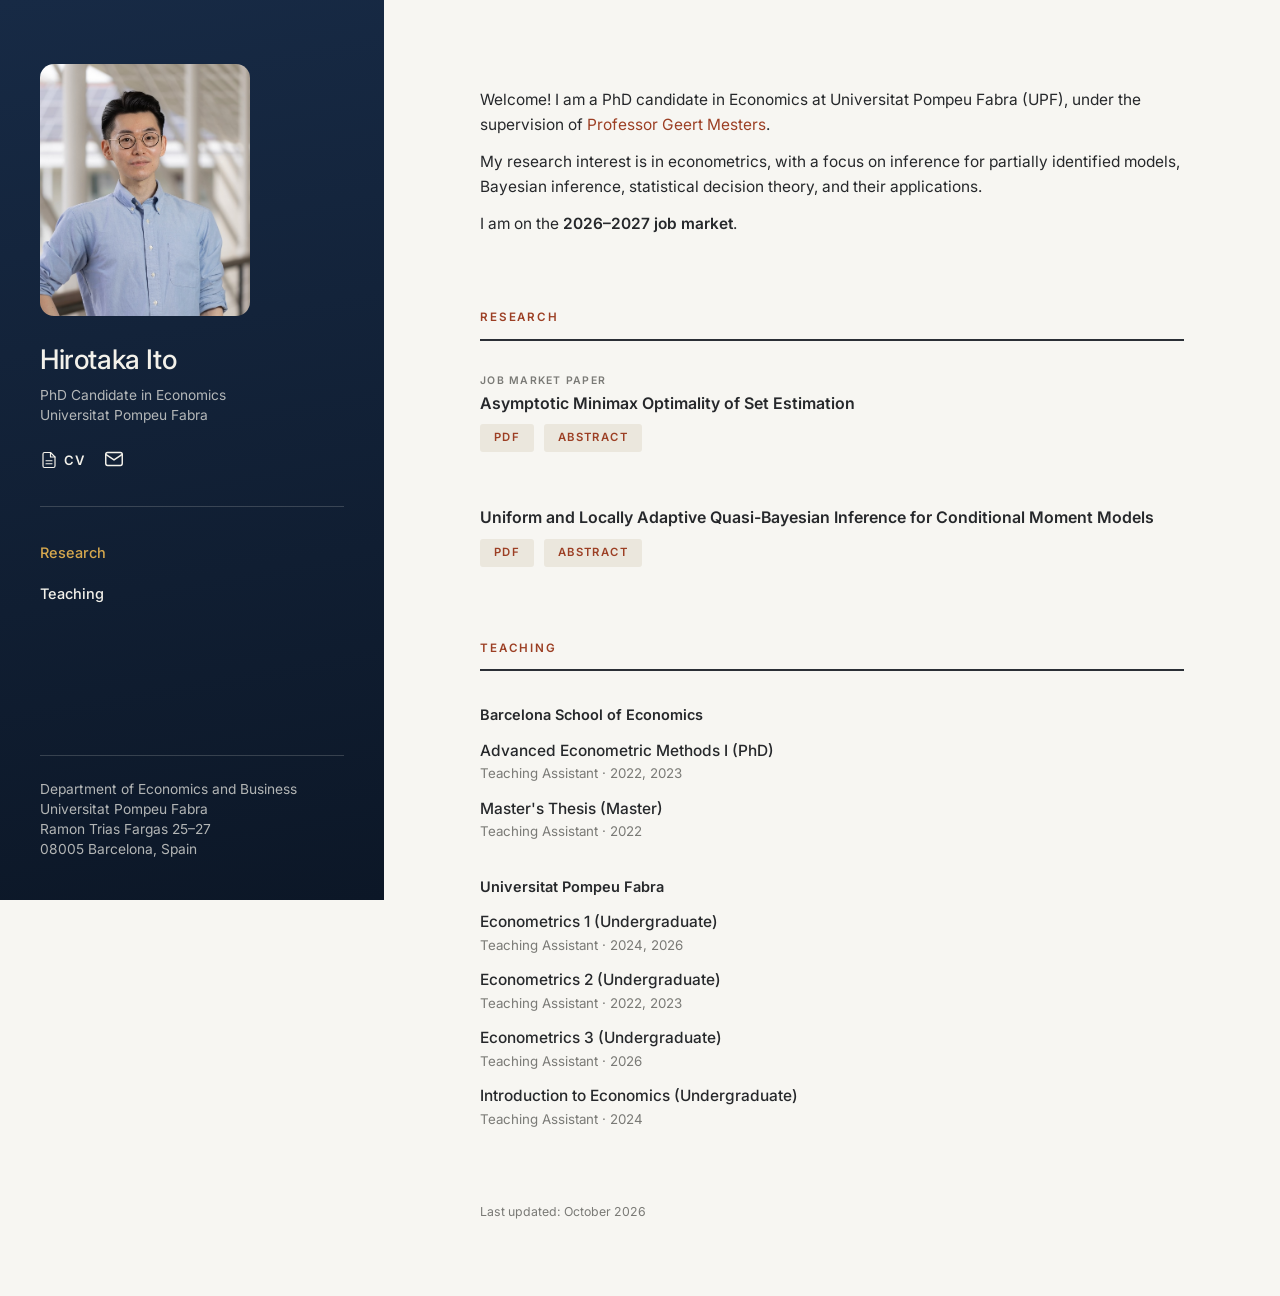
<file: index.html>
<!DOCTYPE html>
<html lang="en">
<head>
  <meta charset="UTF-8">
  <meta name="viewport" content="width=device-width, initial-scale=1">
  <title>Hirotaka Ito · Economics</title>
  <meta name="description" content="Hirotaka Ito, Economics PhD candidate at Universitat Pompeu Fabra. Job market paper, research, and teaching.">

  <!-- Inter font (falls back to system fonts if unavailable) -->
  <link rel="preconnect" href="https://fonts.googleapis.com">
  <link rel="preconnect" href="https://fonts.gstatic.com" crossorigin>
  <link href="https://fonts.googleapis.com/css2?family=Inter:wght@400;500;600&display=swap" rel="stylesheet">

  <!-- Change ?v=14 to ?v=15 etc. whenever you update style.css, so browsers load the new version -->
  <link rel="stylesheet" href="style.css?v=14">

  <!-- Marks that JS is on, so abstracts can collapse. Without JS, all abstracts simply show. -->
  <script>document.documentElement.classList.add('js');</script>
</head>
<body>

  <div class="page">

    <!-- ===================== SIDEBAR (navy panel) ===================== -->
    <aside class="sidebar">
      <!-- Profile photo: shows profile.jpg from the repository. If that file is missing, the photo simply hides itself. -->
      <img class="profile-photo" src="profile.jpg" alt="Photo of Hirotaka Ito" onerror="this.remove()">

      <h1 class="profile-name">Hirotaka Ito</h1>
      <p class="profile-role">
        PhD Candidate in Economics<br>
        Universitat Pompeu Fabra
      </p>

      <ul class="profile-links">
        <li>
          <a href="Ito_CV.pdf" class="cv-link">
            <svg viewBox="0 0 24 24" aria-hidden="true"><path d="M14 2H6a2 2 0 0 0-2 2v16a2 2 0 0 0 2 2h12a2 2 0 0 0 2-2V8z"/><path d="M14 2v6h6M8 13h8M8 17h8"/></svg>
            CV
          </a>
        </li>
        <li>
          <a href="mailto:hirotaka.ito@upf.edu" aria-label="Email: hirotaka.ito@upf.edu" title="hirotaka.ito@upf.edu">
            <svg viewBox="0 0 24 24" aria-hidden="true"><rect x="3" y="5" width="18" height="14" rx="2"/><path d="m3 7 9 6 9-6"/></svg>
          </a>
        </li>
      </ul>

      <nav class="side-nav" aria-label="Sections">
        <a href="#research">Research</a>
        <a href="#teaching">Teaching</a>
      </nav>

      <address class="sidebar-address">
        Department of Economics and Business<br>
        Universitat Pompeu Fabra<br>
        Ramon Trias Fargas 25–27<br>
        08005 Barcelona, Spain
      </address>
    </aside>

    <!-- ===================== MAIN CONTENT ===================== -->
    <main class="content">

      <!-- Intro -->
      <section id="about" class="intro">
        <p>
          Welcome! I am a PhD candidate in Economics at Universitat Pompeu Fabra (UPF), under the
          supervision of
          <a href="https://www.geertmesters.com">Professor Geert Mesters</a>.
        </p>
        <p>
          My research interest is in econometrics, with a focus on inference for partially
          identified models, Bayesian inference, statistical decision theory, and their applications.
        </p>
        <p>I am on the <strong>2026–2027 job market</strong>.</p>
      </section>

      <!-- Research: job market paper first (highlighted), then working papers -->
      <section id="research">
        <h2 class="section-label">Research</h2>

        <article class="paper jmp-paper">
          <p class="paper-label">Job market paper</p>
          <h3 class="paper-title">Asymptotic Minimax Optimality of Set Estimation</h3>

          <div class="paper-links">
            <a class="chip" href="Ito_JMP.pdf">PDF</a>
            <button class="chip abstract-toggle" aria-controls="abs-jmp" aria-expanded="false">Abstract</button>
          </div>
          <div class="abstract collapsible" id="abs-jmp">
            <p>
              Non-convex identified sets of parameters arise naturally in econometric models through nonlinear relationships
              and structural identifying restrictions. Yet existing efficiency theory for set estimation relies on convexity, 
              leaving open the fundamental question of how accurately these sets can be estimated from data. This paper 
              develops a general theory of asymptotically efficient set estimation that accommodates a wider class of identified 
              sets. I first derive the local asymptotic minimax efficiency bound under risk functions based on the Hausdorff 
              metric. A key ingredient in the analysis is a limit experiment framework tailored to the local geometry of 
              the identified set. I then establish the limiting distribution of a set estimator based on a criterion function. 
              Unlike existing approaches that rely on support functions, the analysis preserves the full geometry of non-convex sets. 
              The limiting distribution motivates a bootstrap-based confidence set, whose finite-sample performance is examined 
              through Monte Carlo simulations. An application to optimal top income taxation with behavioral agents illustrates 
              the empirical relevance of my framework.
            </p>
          </div>
        </article>

        <article class="paper">
          <h3 class="paper-title">Uniform and Locally Adaptive Quasi-Bayesian Inference for Conditional Moment Models</h3>

          <div class="paper-links">
            <a class="chip" href="Ito_QuasiBayes.pdf">PDF</a>
            <button class="chip abstract-toggle" aria-controls="abs-wp1" aria-expanded="false">Abstract</button>
          </div>
          <div class="abstract collapsible" id="abs-wp1">
            <p>
              This paper proposes a quasi-Bayesian method to construct confidence bands for a
              nonparametric function in conditional moment models. Importantly, we allow the true
              function to possess inhomogeneous smoothness over its domain, reflecting the locally
              varying complexity of the function of interest. Our confidence bands are constructed
              from quasi-Bayes posteriors with sieve GMM criterion functions and spike-and-slab priors.
              We show that the quasi-Bayes posteriors contract to the true function in the supremum
              norm at a rate that adapts to the unknown local smoothness. Based on this result, we
              derive a nonparametric Bernstein–von Mises-type result for the quasi-Bayes posteriors,
              in which the well-known covariance mismatch is avoided through the use of GMM criterion
              functions. The resulting confidence bands are shown to achieve exact asymptotic coverage,
              while their widths, measured in the supremum norm, shrink at a nearly locally adaptive rate.
            </p>
          </div>
        </article>

        <!-- Hidden for now. Remove the comment markers to show it again.
        <article class="paper">
          <h3 class="paper-title">Debiased Bayesian Inference for Partially Identified Models</h3>
        </article>
        -->
      </section>

      <!-- Teaching -->
      <section id="teaching">
        <h2 class="section-label">Teaching</h2>

        <h3 class="teaching-institution">Barcelona School of Economics</h3>
        <ul class="teaching-list">
          <li>
            <span class="course">Advanced Econometric Methods I (PhD)</span>
            <span class="course-detail">Teaching Assistant · 2022, 2023</span>
          </li>
          <li>
            <span class="course">Master's Thesis (Master)</span>
            <span class="course-detail">Teaching Assistant · 2022</span>
          </li>
        </ul>

        <h3 class="teaching-institution">Universitat Pompeu Fabra</h3>
        <ul class="teaching-list">
          <li>
            <span class="course">Econometrics 1 (Undergraduate)</span>
            <span class="course-detail">Teaching Assistant · 2024, 2026</span>
          </li>
          <li>
            <span class="course">Econometrics 2 (Undergraduate)</span>
            <span class="course-detail">Teaching Assistant · 2022, 2023</span>
          </li>
          <li>
            <span class="course">Econometrics 3 (Undergraduate)</span>
            <span class="course-detail">Teaching Assistant · 2026</span>
          </li>
          <li>
            <span class="course">Introduction to Economics (Undergraduate)</span>
            <span class="course-detail">Teaching Assistant · 2024</span>
          </li>
        </ul>
      </section>

      <footer class="site-footer">
        <p>Last updated: October 2026</p>
      </footer>

    </main>
  </div>

  <script>
    // Open/close abstracts
    document.querySelectorAll('.abstract-toggle').forEach(function (btn) {
      btn.addEventListener('click', function () {
        var abs = document.getElementById(btn.getAttribute('aria-controls'));
        var open = abs.classList.toggle('open');
        btn.setAttribute('aria-expanded', open);
      });
    });

    // Highlight the sidebar menu item for the section currently on screen
    var navLinks = document.querySelectorAll('.side-nav a');
    var sections = Array.prototype.map.call(navLinks, function (a) {
      return document.querySelector(a.getAttribute('href'));
    });
    function updateNav() {
      var current = 0;
      sections.forEach(function (s, i) {
        if (s && s.getBoundingClientRect().top < window.innerHeight * 0.4) current = i;
      });
      if (window.innerHeight + window.scrollY >= document.body.scrollHeight - 2) current = sections.length - 1;
      navLinks.forEach(function (a, i) { a.classList.toggle('active', i === current); });
    }
    window.addEventListener('scroll', updateNav, { passive: true });
    window.addEventListener('resize', updateNav);
    updateNav();
  </script>

</body>
</html>
</file>
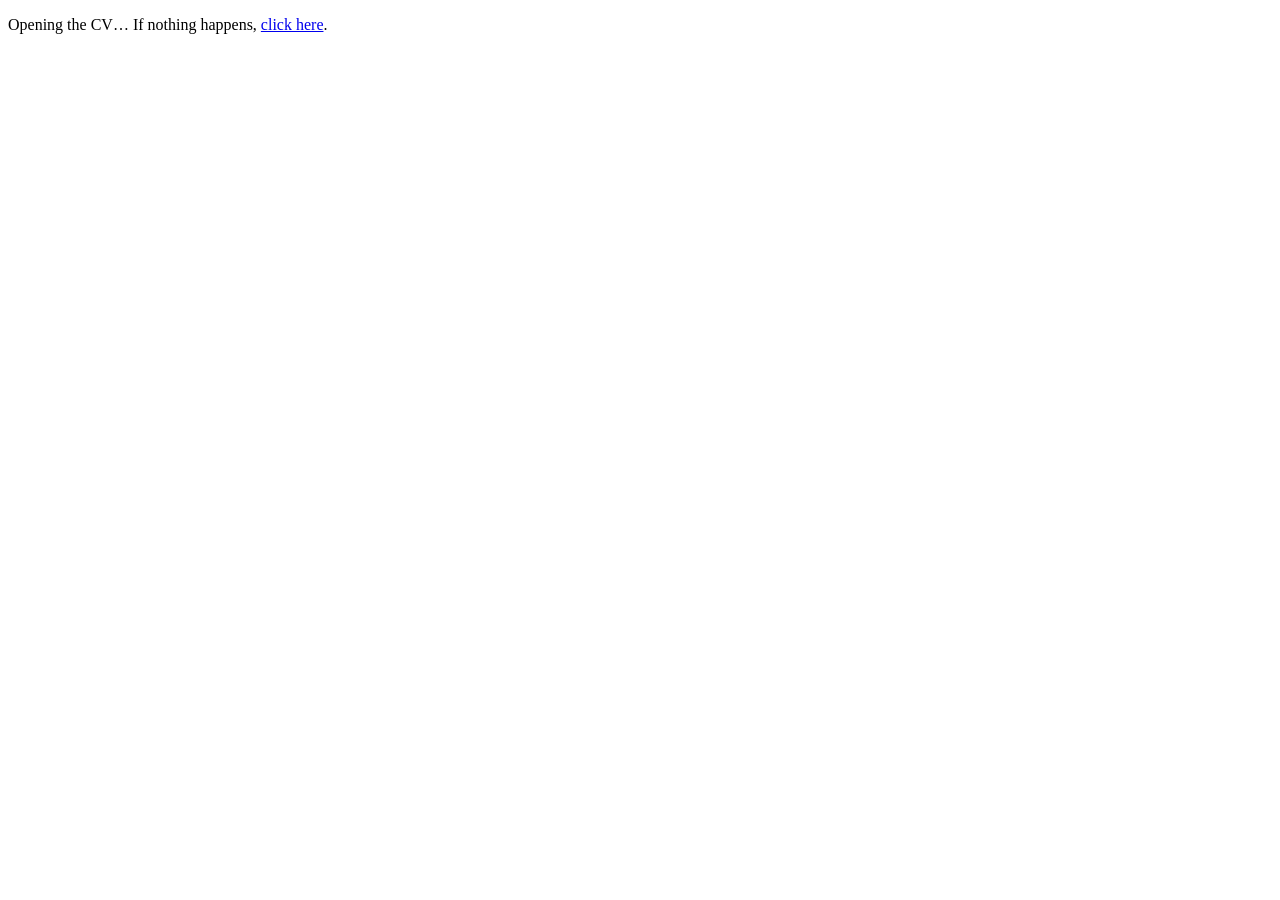
<file: cv-upf.html>
<!DOCTYPE html>
<html lang="en">
<head>
  <meta charset="UTF-8">
  <meta name="viewport" content="width=device-width, initial-scale=1">
  <title>Hirotaka Ito · CV</title>
  <!-- Separate link for the university. It forwards to the latest Ito_CV.pdf.
       To turn this link off later, delete this file from the repository. -->
  <meta name="robots" content="noindex">
  <meta http-equiv="refresh" content="0; url=Ito_CV.pdf">
  <link rel="canonical" href="Ito_CV.pdf">
</head>
<body>
  <p>Opening the CV… If nothing happens, <a href="Ito_CV.pdf">click here</a>.</p>
</body>
</html>
</file>
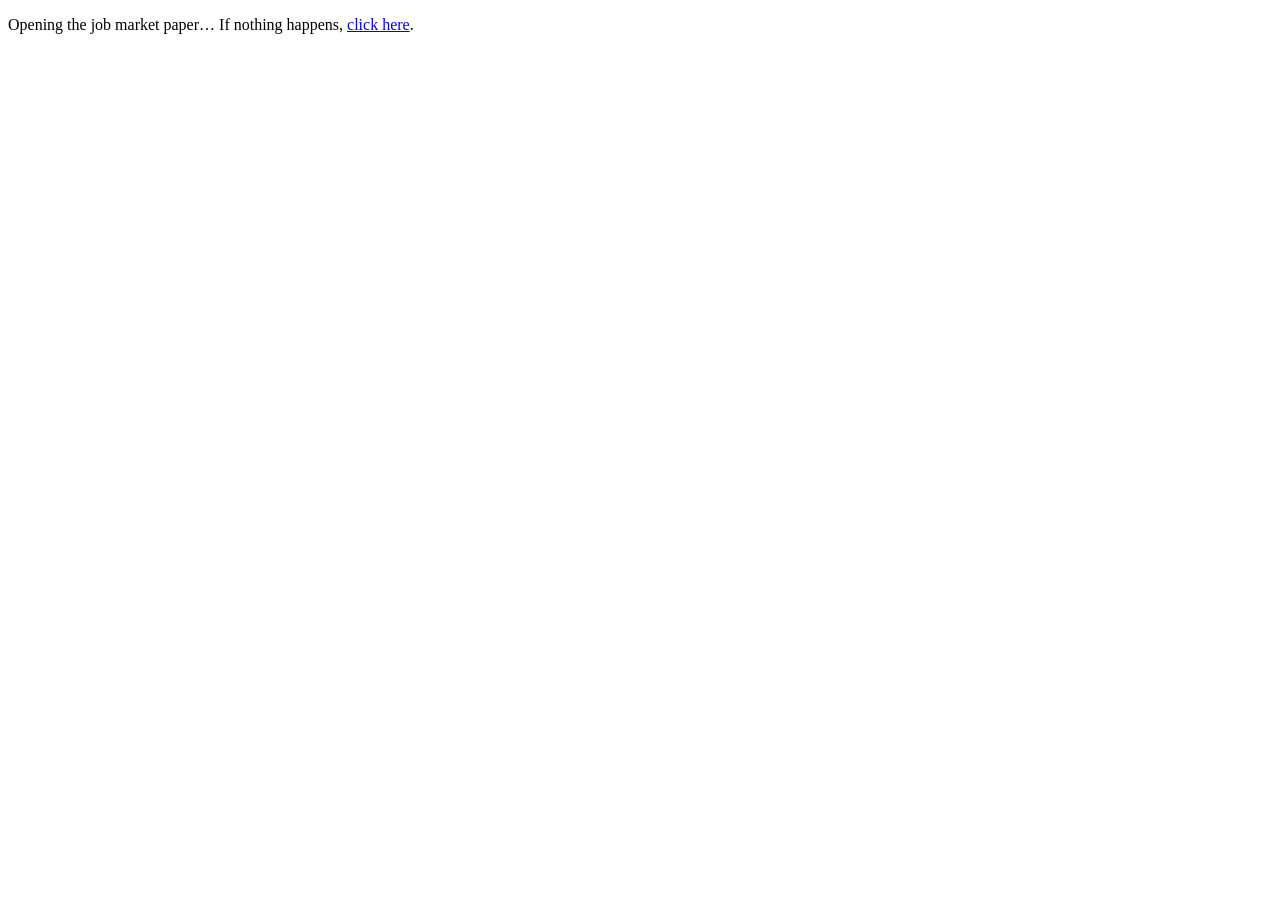
<file: jmp-upf.html>
<!DOCTYPE html>
<html lang="en">
<head>
  <meta charset="UTF-8">
  <meta name="viewport" content="width=device-width, initial-scale=1">
  <title>Hirotaka Ito · Job Market Paper</title>
  <!-- Separate link for the university. It forwards to the latest Ito_JMP.pdf.
       To turn this link off later, delete this file from the repository. -->
  <meta name="robots" content="noindex">
  <meta http-equiv="refresh" content="0; url=Ito_JMP.pdf">
  <link rel="canonical" href="Ito_JMP.pdf">
</head>
<body>
  <p>Opening the job market paper… If nothing happens, <a href="Ito_JMP.pdf">click here</a>.</p>
</body>
</html>
</file>
<file: style.css>
/* =========================================================
   Academic site: navy sidebar + off-white serif content
   ========================================================= */

:root {
  /* Content area */
  --bg: #f7f6f2;            /* soft off-white paper */
  --text: #26282b;
  --muted: #7a7a76;
  --rule: #2b2f36;          /* line under section labels */
  --accent: #9c3f24;        /* muted brick: section labels, "Abstract" */

  /* Sidebar */
  --navy-top: #172a45;
  --navy-bottom: #0c1727;
  --side-text: #f3f1ea;
  --side-muted: rgba(243, 241, 234, 0.72);
  --side-line: rgba(243, 241, 234, 0.18);
  --gold: #d6a84e;          /* active menu item and sidebar hovers */

  --font: 'Inter', -apple-system, BlinkMacSystemFont, system-ui, 'Segoe UI', Roboto, 'Helvetica Neue', Arial, sans-serif;

  --sidebar-width: 30%;     /* sidebar : content = 30 : 70 on laptops and PCs */
  --content-width: 54.6667rem;   /* max width of the text column */
}

/* ---------- Base ---------- */

*,
*::before,
*::after {
  box-sizing: border-box;
}

html {
  font-size: 15px;          /* base size; everything on the page is measured from this */
  -webkit-text-size-adjust: 100%;
  scroll-behavior: smooth;
}

body {
  margin: 0;
  background: var(--bg);
  color: var(--text);
  font-family: var(--font);
  font-size: 1.0311rem;
  line-height: 1.6;
  -webkit-font-smoothing: antialiased;
  -moz-osx-font-smoothing: grayscale;
}

p {
  margin: 0 0 0.8em;
}

strong {
  font-weight: 600;
}

a {
  color: var(--accent);
  text-decoration: none;
  transition: color 0.15s ease;
}

a:hover {
  text-decoration: underline;
  text-underline-offset: 0.2rem;
}

a:focus-visible,
button:focus-visible {
  outline: 2px solid var(--accent);
  outline-offset: 2px;
  border-radius: 2px;
}

/* ---------- Layout ---------- */

.page {
  display: grid;
  grid-template-columns: var(--sidebar-width) minmax(0, 1fr);
  min-height: 100vh;
}

/* ---------- Sidebar ---------- */

.sidebar {
  position: sticky;
  top: 0;
  align-self: start;
  height: 100vh;
  overflow-y: auto;
  display: flex;
  flex-direction: column;
  padding: 4.2667rem 2.6667rem 2.6667rem;
  background: linear-gradient(170deg, var(--navy-top) 0%, var(--navy-bottom) 100%);
  color: var(--side-text);
}

.sidebar a:focus-visible {
  outline-color: var(--gold);
}

.profile-photo {
  display: block;
  width: 100%;
  max-width: 14rem;          /* photo width on laptops (PCs scale it up) */
  aspect-ratio: 5 / 6;
  object-fit: cover;
  border-radius: 0.9333rem;
  margin-bottom: 1.8667rem;
}

.profile-name {
  font-size: 1.8rem;          
  letter-spacing: -0.015em;
  font-weight: 500;
  line-height: 1.2;
  margin: 0 0 0.6667rem;
}

.profile-role {
  color: var(--side-muted);
  font-size: 0.9183rem;
  line-height: 1.45;
  margin: 0 0 1.4667rem;
}

/* CV and email icons */
.profile-links {
  display: flex;
  align-items: center;
  gap: 1.2rem;
  list-style: none;
  padding: 0 0 1.8667rem;
  margin: 0 0 1.8667rem;
  border-bottom: 1px solid var(--side-line);
}

.profile-links a {
  display: inline-flex;
  align-items: center;
  gap: 0.4rem;
  color: var(--side-text);
  font-size: 0.87rem;
  font-weight: 600;
  letter-spacing: 0.06em;
}

.profile-links a:hover {
  color: var(--gold);
  text-decoration: none;
}

.profile-links svg {
  width: 1.4667rem;
  height: 1.4667rem;
  fill: none;
  stroke: currentColor;
  stroke-width: 1.6;
  stroke-linecap: round;
  stroke-linejoin: round;
}

.profile-links .cv-link svg {
  width: 1.2rem;
  height: 1.2rem;
}

/* Section menu */
.side-nav a {
  display: block;
  padding: 0.4rem 0;
  margin-bottom: 0.4rem;
  color: var(--side-text);
  font-size: 0.9667rem;
  font-weight: 500;
}

.side-nav a:hover {
  color: var(--gold);
  text-decoration: none;
}

.side-nav a.active {
  color: var(--gold);
}

/* University address, pinned to the bottom of the sidebar */
.sidebar-address {
  margin-top: auto;
  padding-top: 1.6rem;
  border-top: 1px solid var(--side-line);
  color: var(--side-muted);
  font-size: 0.9183rem;   /* same as "PhD Candidate in Economics" */
  font-style: normal;   /* browsers italicize addresses by default */
  line-height: 1.45;
}

.side-nav {
  margin-bottom: 2.6667rem;
}

/* ---------- Main content ---------- */

.content {
  width: 100%;
  max-width: calc(var(--content-width) + 12.8rem);
  margin: 0 auto;           /* centers the text column in the white area */
  padding: 5.8667rem 6.4rem 4.2667rem;
}

.intro {
  margin-bottom: 4.8rem;
}

.content section {
  margin-bottom: 4.8rem;
}

.section-label {
  font-size: 0.7733rem;
  font-weight: 600;
  letter-spacing: 0.16em;
  text-transform: uppercase;
  color: var(--accent);
  padding-bottom: 0.8rem;
  margin: 0 0 2.1333rem;
  border-bottom: 2px solid var(--rule);
}

/* ---------- Papers ---------- */

.paper {
  margin-bottom: 2.9333rem;
}

.paper:last-child {
  margin-bottom: 0;
}

.paper-label {
  font-size: 0.696rem;
  font-weight: 600;
  letter-spacing: 0.12em;
  text-transform: uppercase;
  color: var(--muted);
  margin: 0 0 0.2667rem;
}

.paper-title {
  font-size: 1.0633rem;
  font-weight: 600;
  line-height: 1.3;
  margin: 0 0 0.2667rem;
}

.jmp-paper {
  margin-bottom: 3.7333rem;
}


.paper-meta {
  color: var(--muted);
  font-size: 0.9183rem;
  margin: 0 0 0.9333rem;
}

/* Row of boxed links under each paper: Abstract, PDF, Slides, ... */
.paper-links {
  display: flex;
  flex-wrap: wrap;
  gap: 0.6667rem;
  margin-top: 0.6667rem;   /* space between the title and the PDF / Abstract buttons */
}

.chip {
  display: inline-flex;
  align-items: center;
  padding: 0.4rem 0.9333rem;
  border: 0;
  border-radius: 0.2rem;
  background: #ebe7dd;
  cursor: pointer;
  font-family: var(--font);
  font-size: 0.754rem;
  font-weight: 600;
  letter-spacing: 0.12em;
  line-height: 1.4;
  text-transform: uppercase;
  color: var(--accent);
  transition: background-color 0.15s ease;
}

.chip:hover,
.chip[aria-expanded="true"] {
  background: #dfd9cb;
  text-decoration: none;
}

.abstract {
  margin-top: 0.9333rem;
  padding-left: 1.2rem;
  border-left: 2px solid #e2ded3;
  font-size: 0.9377rem;
}

.abstract p {
  margin: 0;
}

/* Collapsible abstracts: hidden only when JS is running, so they never get lost */
.js .abstract.collapsible {
  display: none;
}

.js .abstract.collapsible.open {
  display: block;
}

/* ---------- Teaching ---------- */

.teaching-institution {
  font-size: 0.9667rem;
  font-weight: 600;
  margin: 0 0 0.8rem;
}

.teaching-list {
  list-style: none;
  padding: 0;
  margin: 0 0 2.1333rem;
}

.teaching-list:last-child {
  margin-bottom: 0;
}

.teaching-list li {
  margin-bottom: 0.8rem;
}

.course {
  display: block;
  font-weight: 500;
}

.course-detail {
  display: block;
  color: var(--muted);
  font-size: 0.8893rem;
}

/* ---------- Footer ---------- */

.site-footer {
  color: var(--muted);
  font-size: 0.8217rem;
}

/* =========================================================
   Large desktop screens: scale the whole page up in proportion,
   so it looks like the laptop view, only bigger
   ========================================================= */
@media (min-width: 1441px) {
  html {
    font-size: min(1.0417vw, 21px);   /* 15px at 1440px wide, grows with the screen, capped */
  }
}

/* =========================================================
   Responsive
   ========================================================= */

/* Smaller laptops / iPad landscape */
@media (max-width: 1100px) {
  .sidebar {
    padding: 3.2rem 2rem 2.1333rem;
  }

  .content {
    padding: 4.8rem 3.7333rem 3.7333rem;
  }
}

/* iPad portrait and phones: navy block on top, content below */
@media (max-width: 860px) {
  .page {
    grid-template-columns: minmax(0, 1fr);
  }

  .sidebar {
    position: static;
    height: auto;
    overflow: visible;
    padding: 2.9333rem 1.8667rem 2.1333rem;
  }

  .profile-photo {
    max-width: 9.3333rem;     /* photo width on phones and iPads in portrait */
  }

  .profile-links {
    padding-bottom: 1.6rem;
    margin-bottom: 1.3333rem;
  }

  /* Section menu becomes a wrapping row of links */
  .side-nav {
    display: flex;
    flex-wrap: wrap;
    gap: 0.2667rem 1.8667rem;
  }

  .side-nav a {
    padding: 0.2667rem 0;
    margin: 0;
    font-size: 1.015rem;
  }

  .side-nav {
    margin-bottom: 1.6rem;
  }

  .sidebar-address {
    margin-top: 0;
    padding-top: 1.3333rem;
  }

  .content {
    max-width: 48rem;
    margin: 0 auto;
    padding: 3.2rem 1.8667rem 3.2rem;
  }
}

/* iPhone */
@media (max-width: 480px) {
  body {
    font-size: 0.9667rem;
  }

  .sidebar {
    padding: 2.4rem 1.3333rem 1.8667rem;
  }

  .profile-name {
    font-size: 1.6rem;
  }

  .content {
    padding: 2.6667rem 1.3333rem 2.6667rem;
  }

  .content section,
  .intro {
    margin-bottom: 3.7333rem;
  }
}

/* Respect users who prefer less motion */
@media (prefers-reduced-motion: reduce) {
  html {
    scroll-behavior: auto;
  }

  a,
  .chip {
    transition: none;
  }
}
</file>
